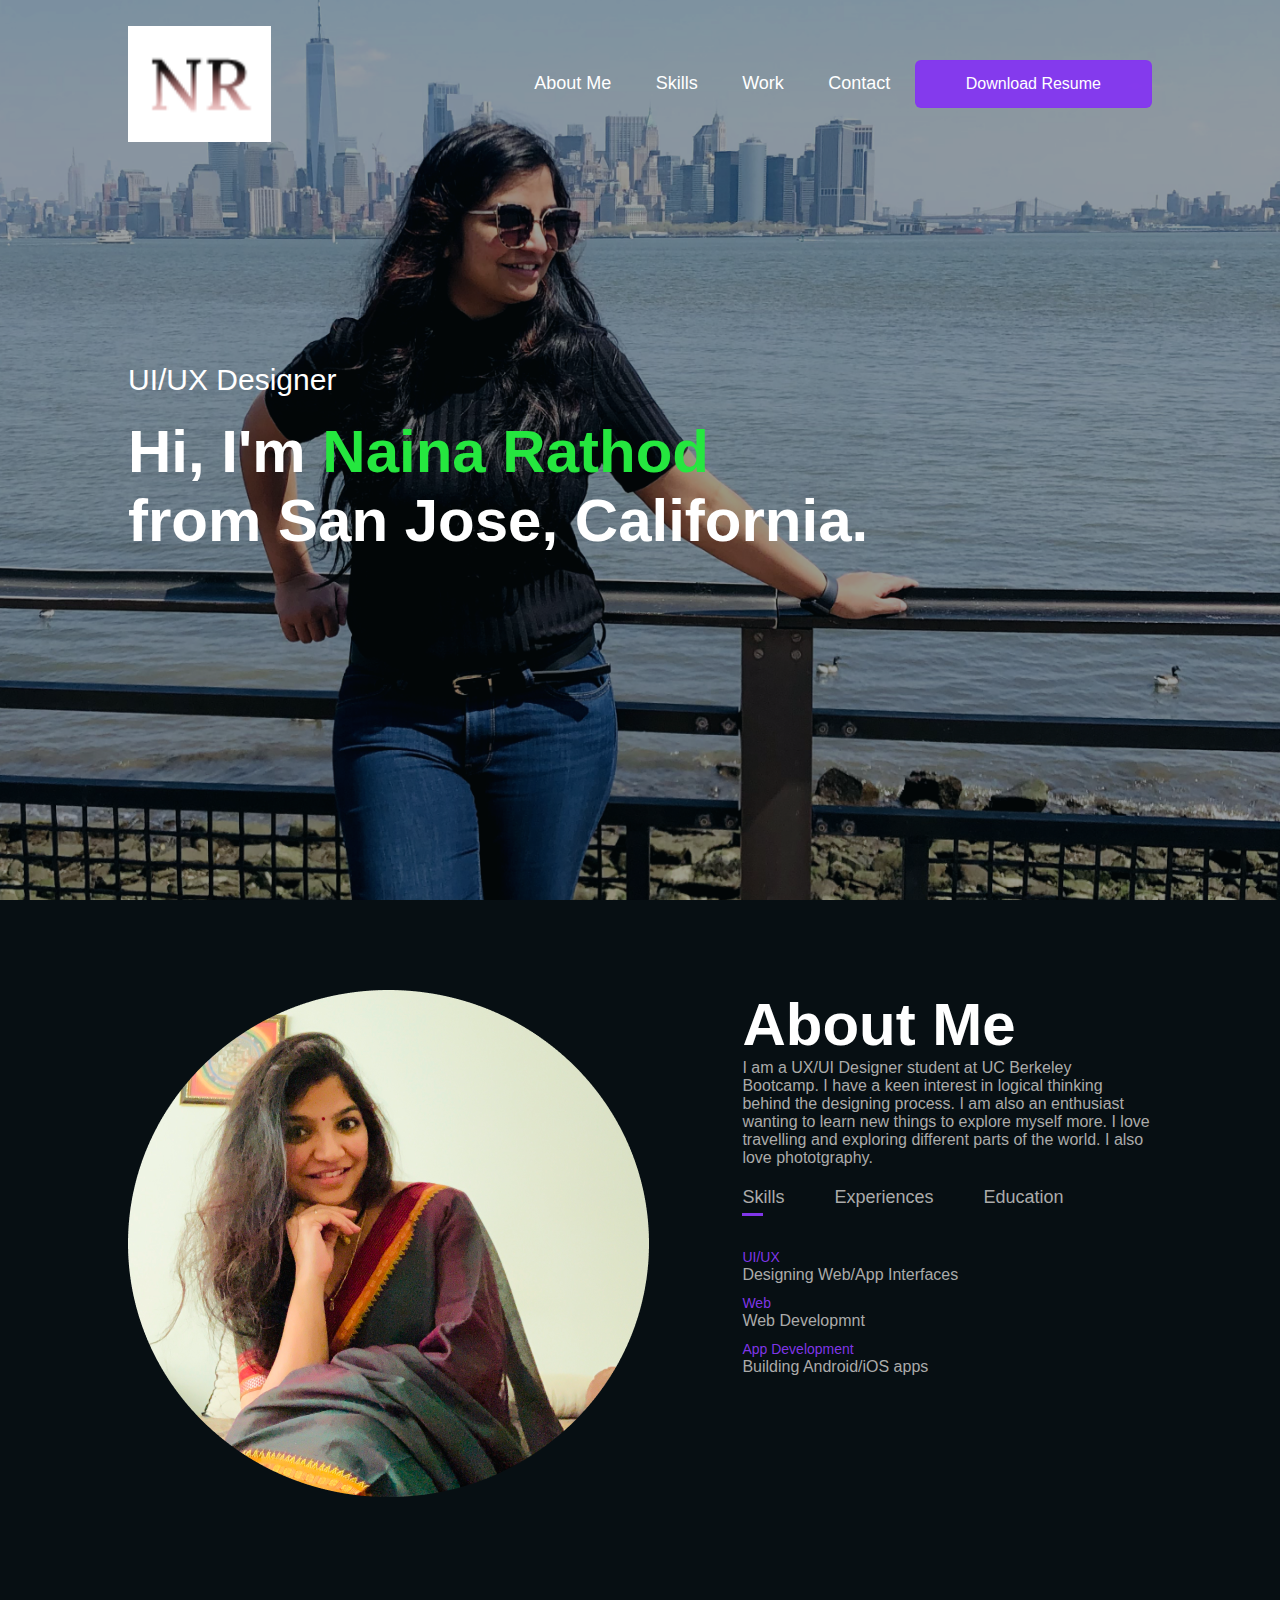
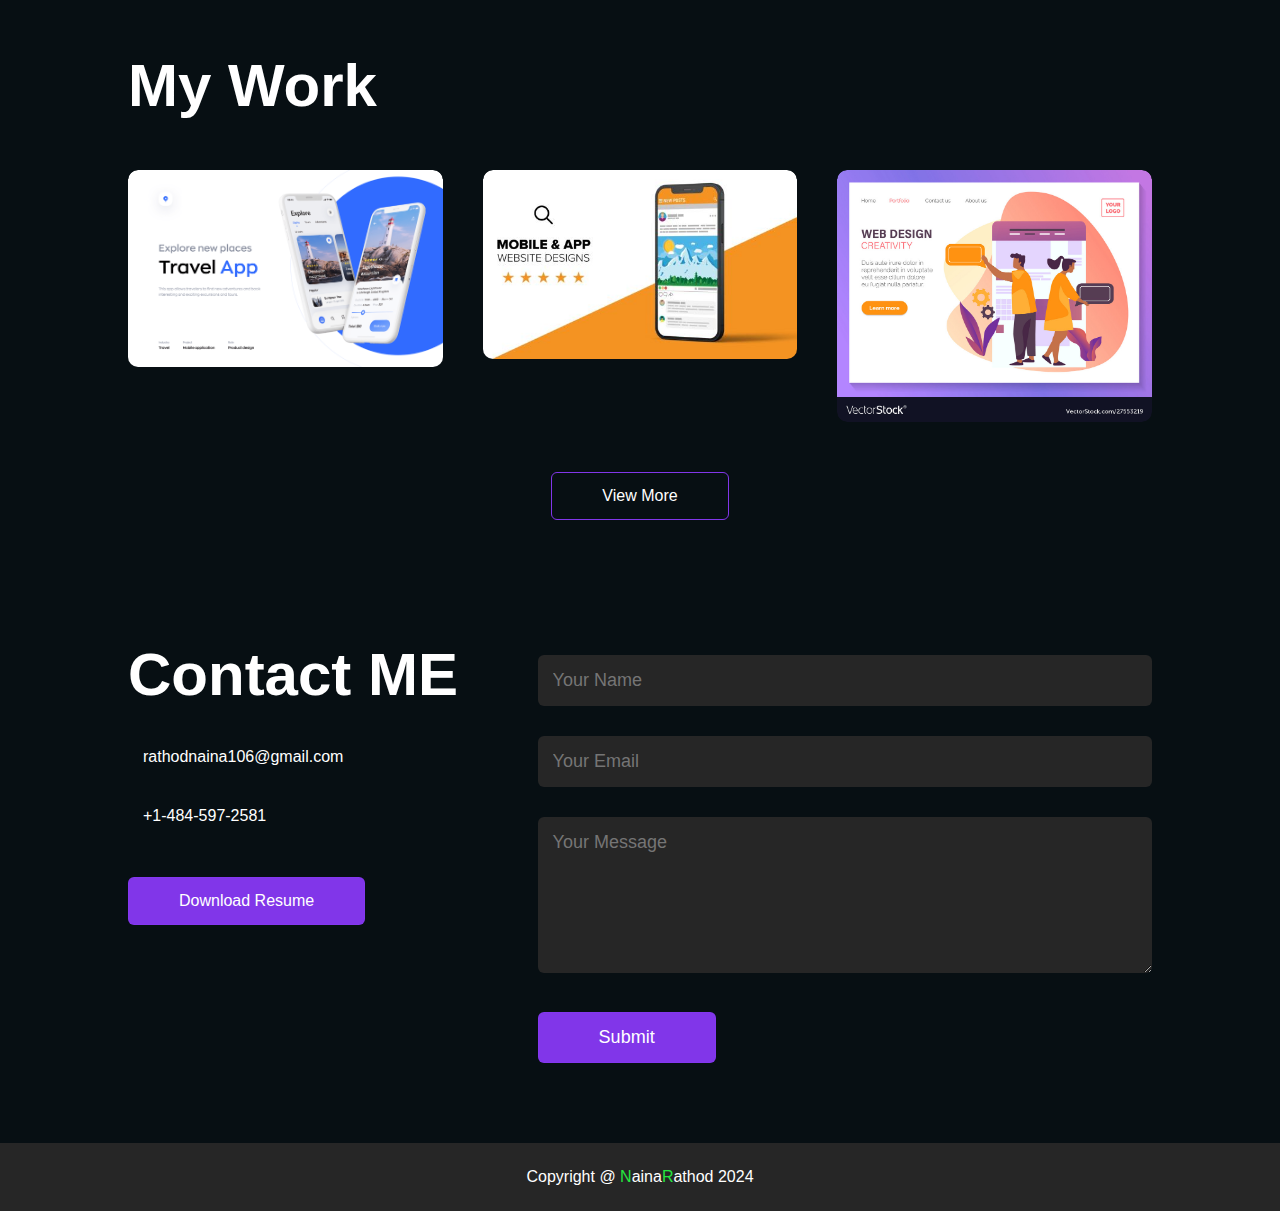
<file: index.html>
<!DOCTYPE html>
<html lang="en">
    <head>
        <meta charset="UTF-8">
        <meta http-equiv="X-UA-Compatible" content="IE=edge">
        <meta name="viewport" content="width=device-width, initial-scale=1.0">
        <title>Personal Portfolio Website</title>
        <link rel="stylesheet" href="css/style.css" type="text/css">
    </head>
    
        <body>
            <div id="header">
               <div class="container">
                <nav>
                    <img src="images/logo.png" class="logo">
                    <ul>
                        <li><a href="#">About Me</a></li>
                        <li><a href="#">Skills</a></li>
                        <li><a href="#">Work</a></li>
                        <li><a href="#">Contact</a></li>
                        <a href="images/my-cv.pdf" download class="button button2">Download Resume</a>
                    </ul>
                </nav>
                <div class="header-text">
                    <p>UI/UX Designer</p>
                    <h1>Hi, I'm <span>Naina Rathod</span><br>from San Jose, California.</h1>
                </div>
               </div> 
            </div>

            <!-------about-------->
            <div id="about">
                <div class="container">
                    <div class="row">
                        <div class="about-col-1">
                            <img src="images/photo.png">
                        </div>
                        <div class="about-col-2">
                            <h1 class="sub-title">About Me</h1>
                            <p>I am a UX/UI Designer student at UC Berkeley Bootcamp. I have a keen interest in logical thinking behind the designing process. I am also an enthusiast wanting to learn new things to explore myself more.
                            
                                I love travelling and exploring different parts of the world. I also love phototgraphy.</p>
                        
                                <div class="tab-titles">
                                    <p class="tab-links active-link" onclick="opentab('skills')">Skills</p>
                                    <p class="tab-links" onclick="opentab('experience')">Experiences</p>
                                    <p class="tab-links" onclick="opentab('education')">Education</p>
                                </div>
                                <div class="tab-contents active-tab" id="skills">
                                    <ul>
                                        <li><span>UI/UX</span><br>Designing Web/App Interfaces</li>
                                        <li><span>Web</span><br>Web Developmnt</li>
                                        <li><span>App Development</span><br>Building Android/iOS apps</li>
                                    </ul>
                                </div>
                                <div class="tab-contents" id="education">
                                    <ul>
                                        <li><span>2024</span><br>UI/UX Design Certification course at UC Berkeley</li>
                                        <li><span>2019</span><br>Masters in History</li>
                                        <li><span>2011</span><br>Bachelors in Computer Science from MIT, Pune.</li>
                                    </ul>
                                </div>
                            </div>
                    </div>
                </div>
            </div>

            <!------------portfolio---------->
            <div id="portfolio">
                <div class="container">
                    <h1 class="sub-title">My Work</h1>
                    <div class="work-list">
                        <div class="work">
                            <img src="images/work-1.png">
                            <div class="layer">
                                <h3>Travelist App</h3>
                                <p>The app provides information, itinerary and bookings related to 
                                    any location through the travel blogs in the app itself</p>
                                <a href="#"><i class="fas fa-external-link-alt"></i></a>
                            </div>
                        </div>
                        <div class="work">
                            <img src="images/work-2.jpg">
                            <div class="layer">
                                <h3>Bud App</h3>
                                <p>The app provides information related to 
                                    any community gardens near your neighbourhood.</p>
                                <a href="#"><i class="fas fa-external-link-alt"></i></a>
                            </div>
                        </div>
                        <div class="work">
                            <img src="images/work-3.jpg">
                            <div class="layer">
                                <h3>Department of Labor website Redesign</h3>
                                <p>Redesigning the government website using Responsive web design techniques.</p>
                                <a href="#"><i class="fas fa-external-link-alt"></i></a>
                            </div>
                        </div>
                    </div>
                    <a ref="#" class="button">View More</a>
                </div>
            </div>

          <!-------------contact-------------->
          <div id="contact">
            <div class="container">
                <div class="row">
                    <div class="contact-left">
                        <h1 class="sub-title">Contact ME</h1>
                        <p><i class="fas fa-paper-plane"></i> rathodnaina106@gmail.com</p>
                        <p><i class="fas fa-phone-square-alt"></i> +1-484-597-2581</p>

                        <a href="" class="button button2">Download Resume</a>
                    </div>
                    
                    <div class="contact-right">
                        <form>
                            <input type="text" name="Name" placeholder="Your Name" required>
                            <input type="email" name="email" placeholder="Your Email" required>
                            <textarea name="Message" rows="6" placeholder="Your Message"></textarea>
                            <button type="submit" class="button button2">Submit</button>
                        </form>
                    </div>
                </div>
            </div>
            <div class="copyright">
                <p>Copyright @ <span>N</span>aina<span>R</span>athod 2024</p>
            </div>
          </div>
           



        <script>
            var tablinks = document.getElementsByClassName("tab-links");
            var tabcontents = document.getElementsByClassName("tab-contents");

            function opentab(tabname){
                for(tablink of tablinks){
                    tablink.classList.remove("active-link");
                }
                for(tabcontent of tabcontents){
                    tabcontent.classList.remove("active-tab");
                }
                event.currentTarget.classList.add("active-link");
                document.getElementById(tabname).classList.add("active-tab");
            }
        </script>

        </body>
</html>
</file>
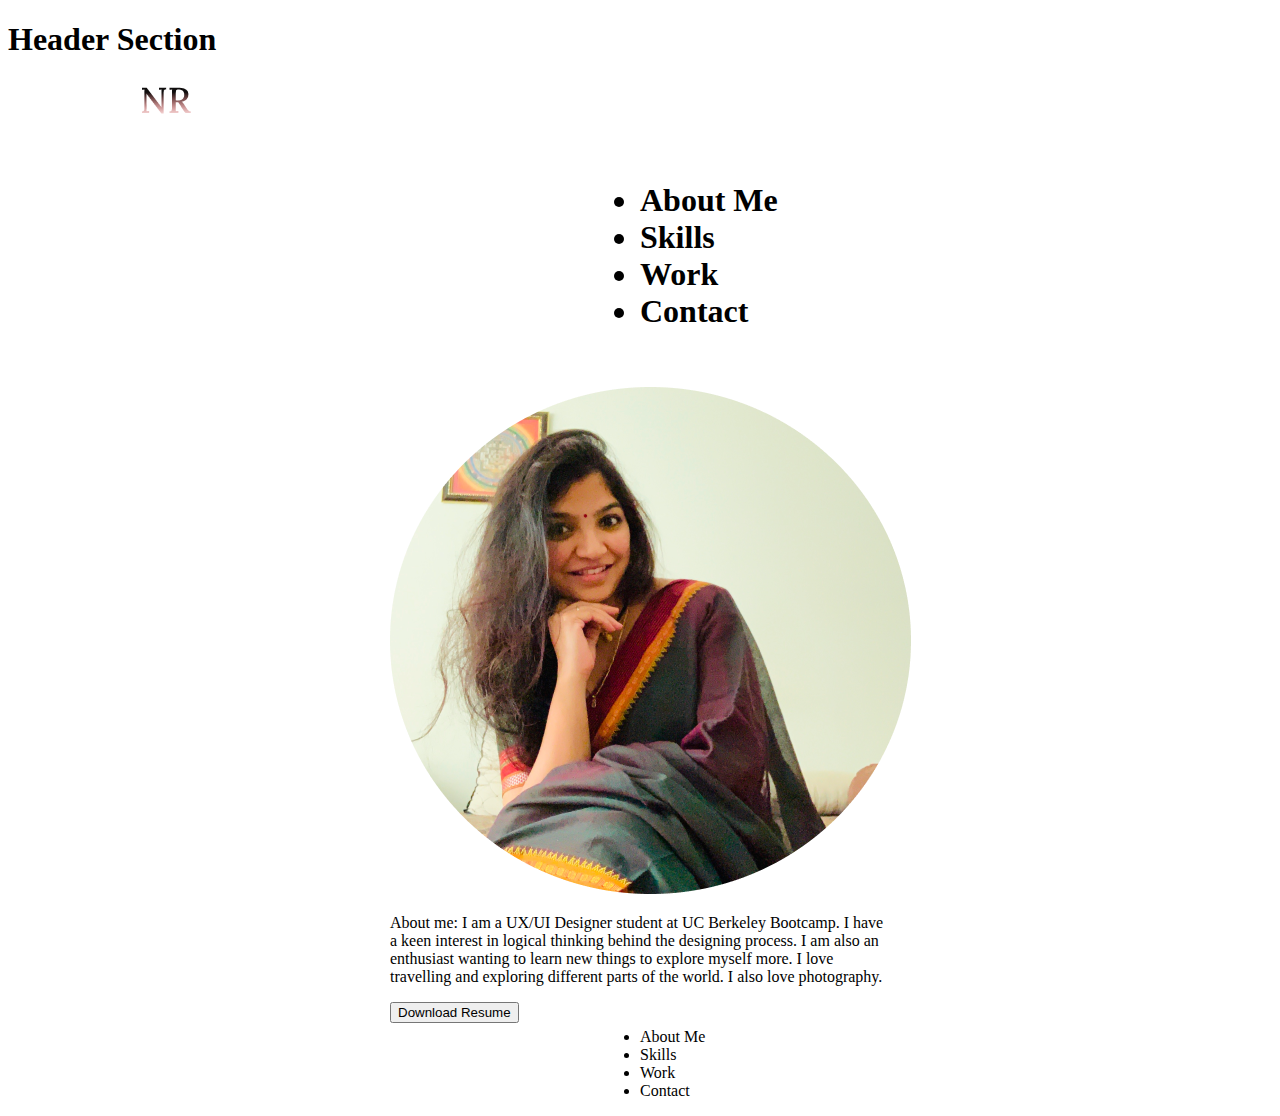
<file: index1.html>
<!DOCTYPE html>
<html lang="en">
    <head>
        <meta charset="UTF-8">
        <meta http-equiv="X-UA-Compatible" content="IE=edge">
        <meta name="viewport" content="width=device-width, initial-scale=1.0">
        <title>Personal Portfolio Website</title>
        <link rel="stylesheet" href="css/style1.css" type="text/css">
    </head>
    
            <body>
                <!-- Header:-->
                <h1>Header Section
                   <div class="inlineBlock logo">
                    <img src="images/logo.png">
                   </div> 

                   <nav>
                     <ul>
                        <li>About Me</li>
                        <li>Skills</li>
                        <li>Work</li>
                        <li>Contact</li>
                     </ul>
                   </nav>
                </h1>

                <!-- Hero Image:-->
                <section class="heroImg">
                    <div class="content">
                        <img src="../images/photo.png">

                        <p>About me:
 
                            I am a UX/UI Designer student at UC Berkeley Bootcamp. I have a keen interest in logical thinking behind the designing process. I am also an enthusiast wanting to learn new things to explore myself more.
                            
                            I love travelling and exploring different parts of the world. I also love photography.
                        </p>

                        <button>Download Resume</button>
                    </div>
                </section>
               
                 <!-- Footer:-->
                <footer>
                    <ul>
                        <li>About Me</li>
                        <li>Skills</li>
                        <li>Work</li>
                        <li>Contact</li>
                    </ul>
                </footer>

            </body>
       
   
</html>
</file>
<file: css/style.css>
*{
    margin: 0;
    padding: 0;
    font-family: 'Lora', sans-serif;
    box-sizing: border-box;
}
body{
    background: #070f13;
    color: #fff;
}
#header{
    width: 100%;
    height: 100vh;
    background-image: url("../images/background.png");
    background-size: cover;
    background-position: center;
}
.container{
    padding: 10px 10%;
}
nav{
    display: flex;
    align-items: center;
    justify-content: space-between;
    flex-wrap: wrap;
}

.logo{
    width: 143px;
    
}
nav ul li{
    display: inline-block;
    list-style: none;
    margin: 10px 20px;
}
nav ul li a{
    color: #fff;
    text-decoration: none;
    font-size: 18px;
    position: relative;

}
nav ul li a::after{
    content: '';
    width: 0;
    height: 3px;
    background: #8437eff9;
    position: absolute;
    left: 0;
    bottom: -6px;
    transition: 0.5s;
}
nav ul li a:hover::after{
    width: 100%;
}

.header-text{
    margin-top: 20%;
    font-size: 30px;
}
.header-text h1{
    font-size: 60px;
    margin-top: 20px;
}
.header-text h1 span{
    color: #25e73f;
}

/*----------about-----------*/
#about{
    padding: 80px 0;
    color: #ababaa;
}
.row{
    display: flex;
    justify-content:space-between;
    flex-wrap: wrap;
}
.about-col-1{
    flex-basis: 35%
}
.about-colo-1 img{
    width: 100%;
    border-radius: 15px;
}
.about-col-2{
    flex-basis: 40%;
}
.sub-title{
    font-size: 60px;
    font-weight: 600;
    color: #fff;
}

.tab-titles{
    display: flex;
    margin: 20px 0 40px;
}
.tab-links{
    margin-right: 50px;
    font-size: 18px;
    font-weight: 500;
    cursor: pointer;
    position: relative;
}
.tab-links::after{
    content: '';
    width: 0;
    height: 3px;
    background: #8437eff9;
    position: absolute;
    left: 0;
    bottom: -8px;
    transition: 0.5s;
}
.tab-links.active-link::after{
    width: 50%;
}

.tab-contents ul li{
    list-style: none;
    margin: 10px 0;
    }
.tab-contents ul li span{
    color: #8437eff9;
    font-size: 14px;
} 
.tab-contents{
    display: none;
} 
.tab-contents.active-tab{
    display: block;
}

/*---------portfolio--------*/

#portfolio{
    padding: 50px 0;
}
.work-list{
    display: grid;
    grid-template-columns: repeat(auto-fit, minmax(250px, 1fr));
    grid-gap: 40px;
    margin-top: 50px;
}
.work{
    border-radius: 10px;
    position: relative;
    overflow: hidden;
}
.work img{
    width: 100%;
    border-radius: 10px;
    display: block;
    transition: transform 0.5s;
}
.layer{
    width: 100%;
    height: 0;
    background: linear-gradient(rgba(0,0,0,0.6), #8437eff9);
    border-radius: 10px;
    position: absolute;
    left: 0;
    bottom: 0;
    overflow: hidden;
    display: flex;
    align-items: center;
    justify-content: center;
    flex-direction: column;
    padding: 0 40px;
    text-align: center; 
    font-size: 14px;
    transition: height 0.5s;
}
.layer h3{
    font-weight: 500;
    margin-bottom: 20px;
}
.work:hover img{
    transform: scale(1.1);
}
.work:hover .layer{
    height: 100%;
}

.button{
    display: block;
    margin:50px auto;
    width: fit-content;
    border: 1px solid #8437eff9;
    padding: 14px 50px;
    border-radius: 6px;
    text-decoration: none;
    color: #fff;
    transition: background 0.5s;
}
.button:hover{
    background: #8437eff9;
}

/*--------------contact-----------*/
.contact-left{
    flex-basis: 35%;
}
.contact-right{
    flex-basis: 60%;
}
.contact-left p{
    margin-top: 30px;
}
.contact-left p i{
    color:#8437eff9;
    margin-right: 15px;
    font-size: 25px;
}
.button.button2{
    display: inline-block;
    background: #8437eff9;
}
.contact-right form{
    width: 100%;
}
form input, form textarea{
    width: 100%;
    border: 0;
    outline: navajowhite;
    background: #262626;
    padding: 15px;
    margin: 15px 0;
    color: #fff;
    font-size: 18px;
    border-radius: 6px;
}
form .button2{
    padding: 14px 60px;
    font-size: 18px;
    margin-top: 20px;
    cursor: pointer;
}
.copyright{
    width: 100%;
    text-align: center;
    padding:25px 0;
    background: #262626;
    font-weight: 300;
    margin-top: 20px;
}
.copyright span{
    color:#25e73f;
}
</file>
<file: css/style1.css>
/** HEADER SECTION **/

display inline-block {
    vertical-align: top;
}

.logo{
    width: 23%;
    padding: 1%;
    text-align: center;
}

.nav{
    width: 73%;
    padding: 1%;
}

ul{
    width: 50%;
    margin-left: auto;
}

/** HERO IMAGE SECTION **/

.heroImg{
    height: 600px;
    padding: 25px;
}

.content{
    width:500px;
    margin: 0 auto;
}


/** FOOTER SECTION **/

.footer{
    background-color: #373738;
    padding: center;

    ul{
        display: inline-block;
        vertical-align: top;
    li{
        padding: center;
    }  
    }
}
</file>
